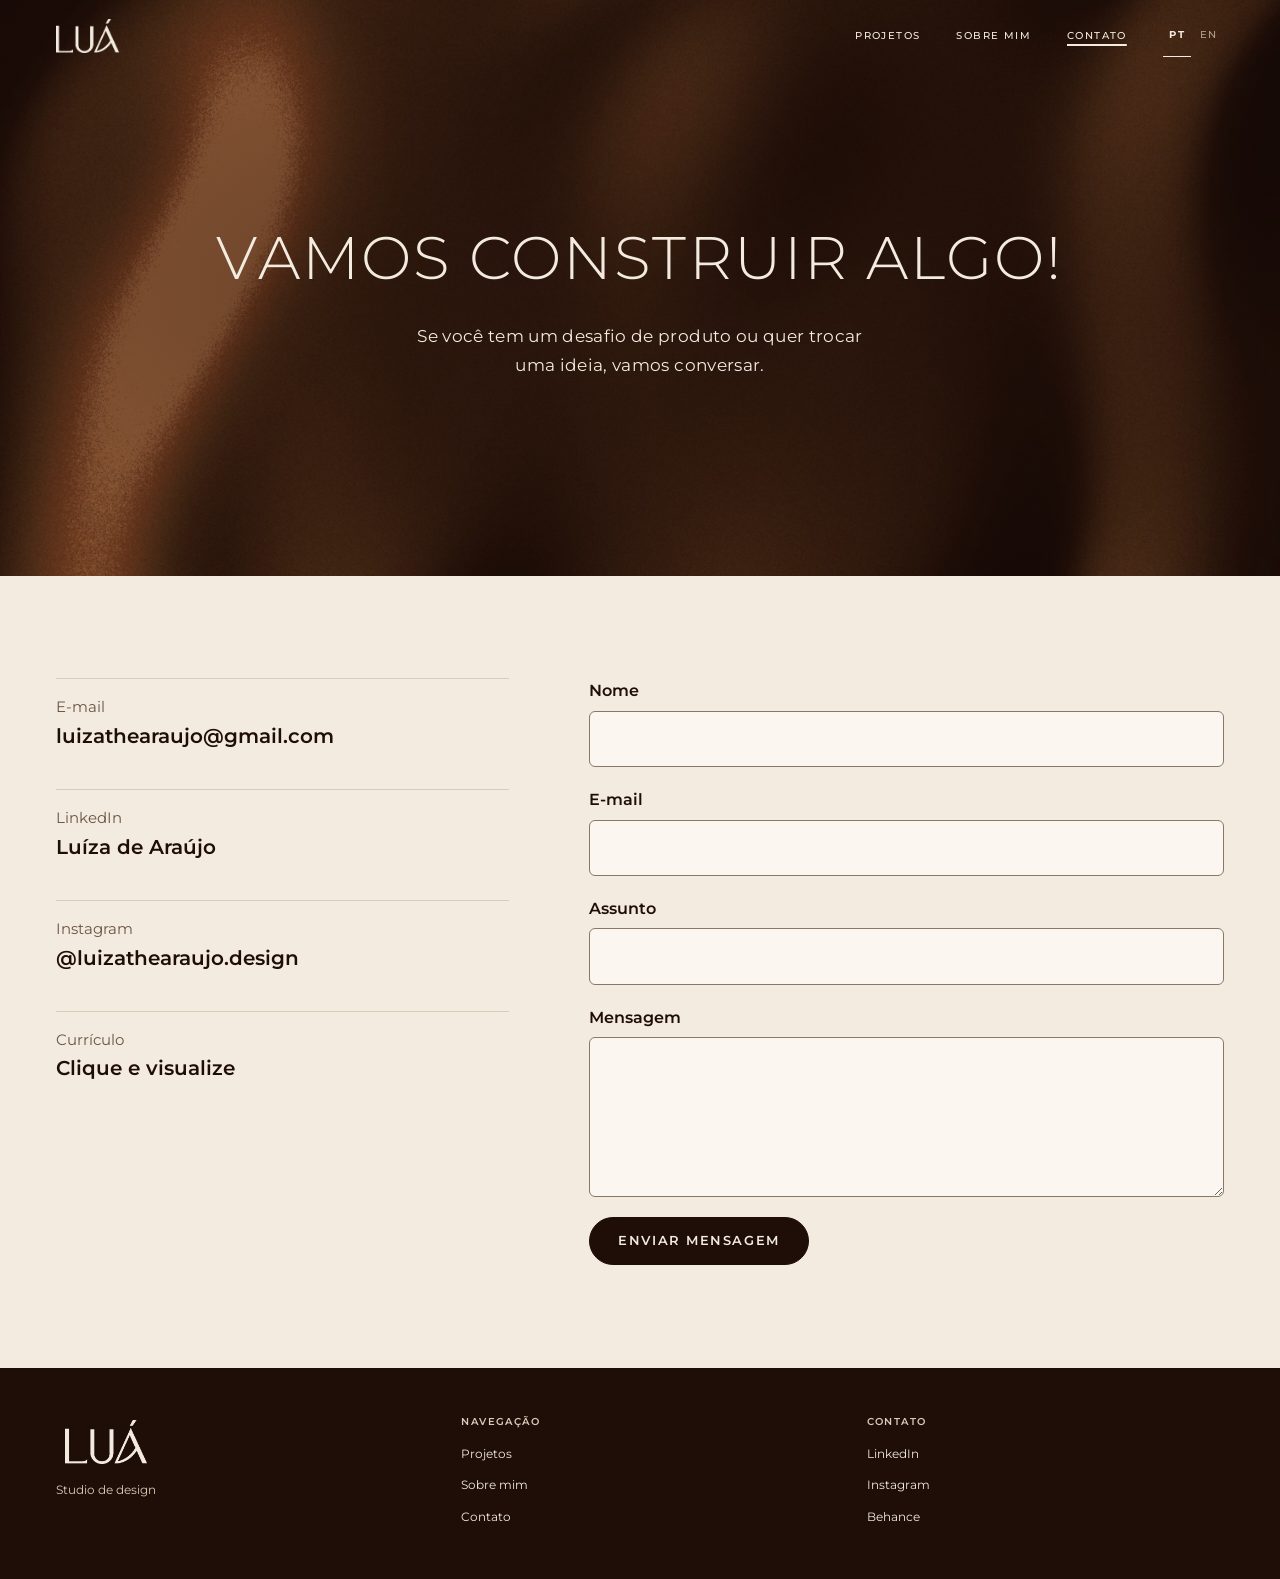
<file: contato.html>
<!doctype html>
<html lang="pt-BR">
<head>
<meta charset="utf-8">
<meta name="viewport" content="width=device-width, initial-scale=1">
<title>Contato — Luíza Araújo</title>
<meta name="description" content="Se você tem um desafio de produto ou quer trocar uma ideia, vamos conversar.">
<link rel="canonical" href="https://luiza-araujo.theux.workers.dev/contato.html">
<meta name="robots" content="index, follow, max-image-preview:large">
<meta property="og:type" content="website"><meta property="og:locale" content="pt_BR">
<meta property="og:title" content="Contato — Luíza Araújo"><meta property="og:description" content="Se você tem um desafio de produto ou quer trocar uma ideia, vamos conversar.">
<meta property="og:url" content="https://luiza-araujo.theux.workers.dev/contato.html"><meta property="og:image" content="https://luiza-araujo.theux.workers.dev/assets/img/og.jpg">
<meta name="twitter:card" content="summary_large_image">
<meta name="theme-color" content="#1F0E08">
<link rel="icon" type="image/png" sizes="64x64" href="assets/favicon-dark.png" media="(prefers-color-scheme: light)">
<link rel="icon" type="image/png" sizes="64x64" href="assets/favicon-light.png" media="(prefers-color-scheme: dark)">
<link rel="apple-touch-icon" href="assets/apple-touch-icon.png">
<link rel="preconnect" href="https://fonts.googleapis.com"><link rel="preconnect" href="https://fonts.gstatic.com" crossorigin>
<link rel="stylesheet" href="https://fonts.googleapis.com/css2?family=Montserrat:ital,wght@0,300;0,400;0,500;0,600;0,700;1,400&display=swap">
<script>document.documentElement.classList.add('js');if(window.scrollY<8)document.documentElement.classList.add('at-top');try{if(localStorage.getItem('lang')==='en'){document.documentElement.classList.add('i18n-pending');document.documentElement.lang='en';setTimeout(function(){document.documentElement.classList.remove('i18n-pending')},1500)}}catch(e){}</script>
<link rel="stylesheet" href="css/styles.css">
<script src="js/translations.js" defer></script>
<script src="js/i18n.js" defer></script>
<script src="js/site.js" defer></script>

</head>
<body>
<a class="skip-link" href="#conteudo">Ir para o conteúdo</a>
<header class="site-header"><div class="container bar">
<a class="logo" href="index.html"><img class="logo__dark" src="assets/img/logo-marrom.png" width="295" height="160" alt="Luíza Araújo — página inicial"><img class="logo__light" src="assets/img/logo-bege.png" width="295" height="160" alt="" aria-hidden="true"></a>
<nav id="menu" class="nav" aria-label="Principal"><ul><li><a href="projetos.html">Projetos</a></li><li><a href="sobre-mim.html">Sobre mim</a></li><li><a href="contato.html" aria-current="page">Contato</a></li></ul></nav>
<div class="lang" role="group" aria-label="Idioma"><button type="button" class="lang__btn" data-lang="pt-BR" lang="pt-BR" aria-pressed="true" aria-label="Português (Brasil)">PT</button><button type="button" class="lang__btn" data-lang="en" lang="en" aria-pressed="false" aria-label="English">EN</button></div>
<button class="menu-btn" type="button" aria-expanded="false" aria-controls="menu"><svg class="icon-menu" viewBox="0 0 20 20" aria-hidden="true" focusable="false"><path d="M3 5.5h14M3 10h14M3 14.5h14" fill="none" stroke="currentColor" stroke-width="1.5" stroke-linecap="round"/></svg><span>Menu</span></button>
</div></header>
<main id="conteudo" tabindex="-1">

<section class="hero">
<img class="hero__bg" src="assets/img/hero-1920.jpg" srcset="assets/img/hero-960.jpg 960w, assets/img/hero-1920.jpg 1920w" sizes="100vw" alt="" width="1920" height="1080" fetchpriority="high" decoding="async">
<div class="hero__inner"><h1>Vamos construir algo!</h1><p class="hero__lead">Se você tem um desafio de produto ou quer trocar uma ideia, vamos conversar.</p></div></section>
<section class="section"><div class="container contact-grid">
<div class="contact-links"><a href="mailto:luizathearaujo@gmail.com"><small>E-mail</small><strong>luizathearaujo@gmail.com</strong></a><a href="https://www.linkedin.com/in/luiza-the-araujo/" target="_blank" rel="noopener noreferrer"><small>LinkedIn</small><strong>Luíza de Araújo</strong></a><a href="https://www.instagram.com/luizathearaujo.design/" target="_blank" rel="noopener noreferrer"><small>Instagram</small><strong>@luizathearaujo.design</strong></a><a href="https://drive.google.com/file/d/1tVH7KKMKC_sWvBa-YASBtUuK7AV2qZm1/view?usp=sharing" target="_blank" rel="noopener noreferrer"><small>Currículo</small><strong>Clique e visualize</strong></a></div>
<form id="contact-form" class="form" data-endpoint="" data-fallback-email="luizathearaujo@gmail.com" method="post" action="#">
<div class="field"><label for="f-name">Nome</label><input id="f-name" name="name" type="text" autocomplete="name" required></div>
<div class="field"><label for="f-email">E-mail</label><input id="f-email" name="email" type="email" autocomplete="email" required></div>
<div class="field"><label for="f-subject">Assunto</label><input id="f-subject" name="subject" type="text" required></div>
<div class="field"><label for="f-message">Mensagem</label><textarea id="f-message" name="message" required></textarea></div>
<div class="hp" aria-hidden="true"><label>Não preencha<input name="_gotcha" type="text" tabindex="-1" autocomplete="off"></label></div>
<p id="form-status" class="form__status" role="status" aria-live="polite" data-i18n-skip></p>
<div><button class="btn" type="submit">Enviar mensagem</button></div>
</form></div></section>
</main>
<footer class="site-footer"><div class="container footer-grid">
<div class="footer-brand"><a class="footer-logo" href="index.html"><img src="assets/img/logo-bege.png" width="295" height="160" alt="Luíza Araújo — página inicial"></a><p class="footer-tagline">Studio de design</p></div>
<nav aria-label="Rodapé"><h2>Navegação</h2><ul><li><a href="projetos.html">Projetos</a></li><li><a href="sobre-mim.html">Sobre mim</a></li><li><a href="contato.html">Contato</a></li></ul></nav>
<div><h2>Contato</h2><ul><li><a href="https://www.linkedin.com/in/luiza-the-araujo/" target="_blank" rel="noopener noreferrer">LinkedIn<span class="visually-hidden"> (abre em nova aba)</span></a></li><li><a href="https://www.instagram.com/luizathearaujo.design/" target="_blank" rel="noopener noreferrer">Instagram<span class="visually-hidden"> (abre em nova aba)</span></a></li><li><a href="https://www.behance.net/luizathearaujo" target="_blank" rel="noopener noreferrer">Behance<span class="visually-hidden"> (abre em nova aba)</span></a></li></ul></div>
</div></footer>
</body>
</html>
</file>
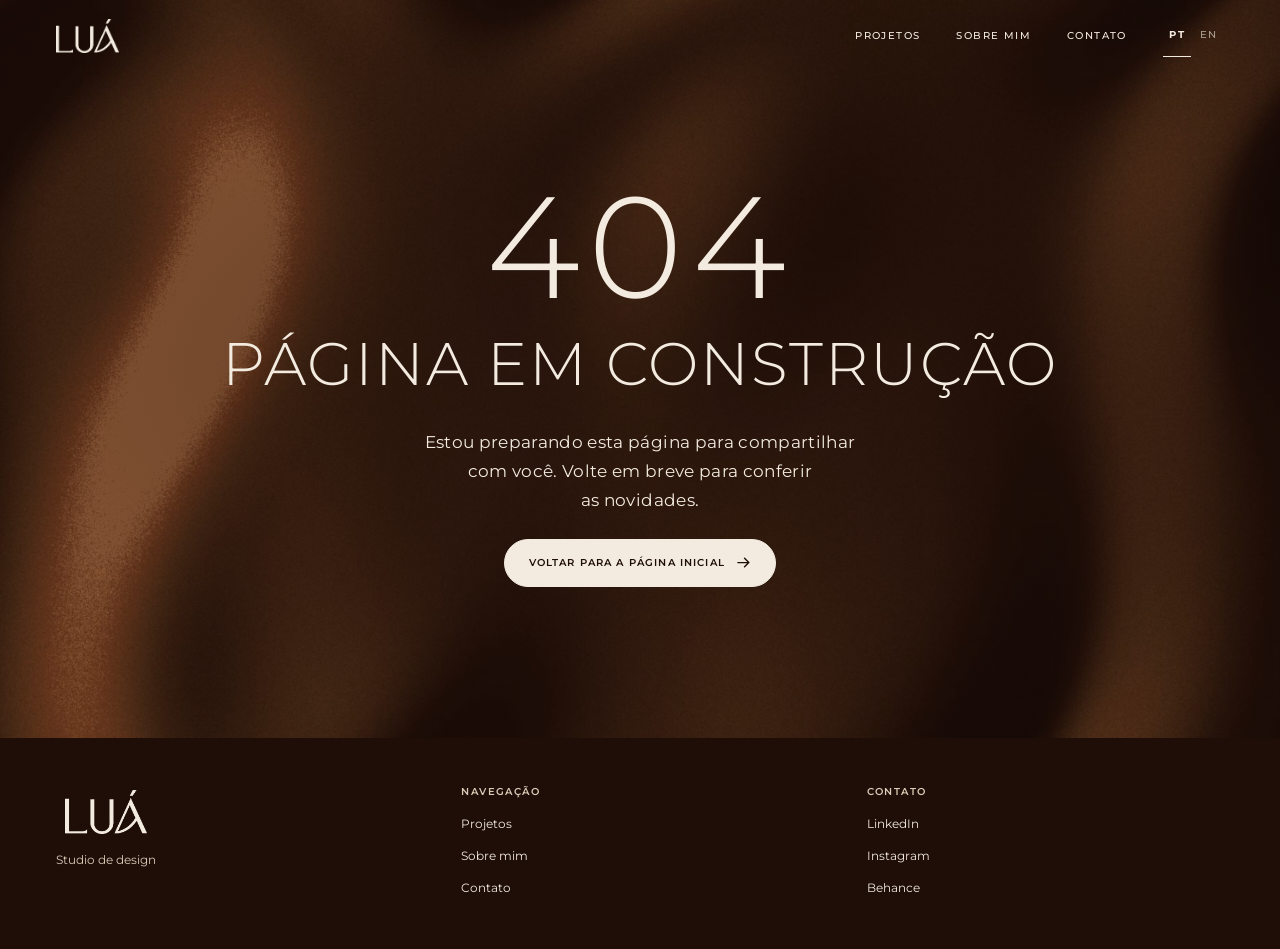
<file: pagina-em-construcao.html>
<!doctype html>
<html lang="pt-BR">
<head>
<meta charset="utf-8">
<meta name="viewport" content="width=device-width, initial-scale=1">
<title>Página em construção — Luíza Araújo</title>
<meta name="description" content="Estou preparando esta página para compartilhar com você. Volte em breve para conferir as novidades.">
<link rel="canonical" href="https://luiza-araujo.theux.workers.dev/pagina-em-construcao.html">
<meta name="robots" content="noindex, follow">
<meta property="og:type" content="website"><meta property="og:locale" content="pt_BR">
<meta property="og:title" content="Página em construção — Luíza Araújo"><meta property="og:description" content="Estou preparando esta página para compartilhar com você. Volte em breve para conferir as novidades.">
<meta property="og:url" content="https://luiza-araujo.theux.workers.dev/pagina-em-construcao.html"><meta property="og:image" content="https://luiza-araujo.theux.workers.dev/assets/img/og.jpg">
<meta name="twitter:card" content="summary_large_image">
<meta name="theme-color" content="#1F0E08">
<link rel="icon" type="image/png" sizes="64x64" href="assets/favicon-dark.png" media="(prefers-color-scheme: light)">
<link rel="icon" type="image/png" sizes="64x64" href="assets/favicon-light.png" media="(prefers-color-scheme: dark)">
<link rel="apple-touch-icon" href="assets/apple-touch-icon.png">
<link rel="preconnect" href="https://fonts.googleapis.com"><link rel="preconnect" href="https://fonts.gstatic.com" crossorigin>
<link rel="stylesheet" href="https://fonts.googleapis.com/css2?family=Montserrat:ital,wght@0,300;0,400;0,500;0,600;0,700;1,400&display=swap">
<script>document.documentElement.classList.add('js');if(window.scrollY<8)document.documentElement.classList.add('at-top');try{if(localStorage.getItem('lang')==='en'){document.documentElement.classList.add('i18n-pending');document.documentElement.lang='en';setTimeout(function(){document.documentElement.classList.remove('i18n-pending')},1500)}}catch(e){}</script>
<link rel="stylesheet" href="css/styles.css">
<script src="js/translations.js" defer></script>
<script src="js/i18n.js" defer></script>
<script src="js/site.js" defer></script>

</head>
<body>
<a class="skip-link" href="#conteudo">Ir para o conteúdo</a>
<header class="site-header"><div class="container bar">
<a class="logo" href="index.html"><img class="logo__dark" src="assets/img/logo-marrom.png" width="295" height="160" alt="Luíza Araújo — página inicial"><img class="logo__light" src="assets/img/logo-bege.png" width="295" height="160" alt="" aria-hidden="true"></a>
<nav id="menu" class="nav" aria-label="Principal"><ul><li><a href="projetos.html">Projetos</a></li><li><a href="sobre-mim.html">Sobre mim</a></li><li><a href="contato.html">Contato</a></li></ul></nav>
<div class="lang" role="group" aria-label="Idioma"><button type="button" class="lang__btn" data-lang="pt-BR" lang="pt-BR" aria-pressed="true" aria-label="Português (Brasil)">PT</button><button type="button" class="lang__btn" data-lang="en" lang="en" aria-pressed="false" aria-label="English">EN</button></div>
<button class="menu-btn" type="button" aria-expanded="false" aria-controls="menu"><svg class="icon-menu" viewBox="0 0 20 20" aria-hidden="true" focusable="false"><path d="M3 5.5h14M3 10h14M3 14.5h14" fill="none" stroke="currentColor" stroke-width="1.5" stroke-linecap="round"/></svg><span>Menu</span></button>
</div></header>
<main id="conteudo" tabindex="-1">
<section class="hero hero--404">
<img class="hero__bg" src="assets/img/hero-1920.jpg" srcset="assets/img/hero-960.jpg 960w, assets/img/hero-1920.jpg 1920w" sizes="100vw" alt="" width="1920" height="1080" fetchpriority="high" decoding="async">
<div class="hero__inner"><p class="error-code">404</p><h1>Página em construção</h1><p class="hero__lead">Estou preparando esta página para compartilhar com você. Volte em breve para conferir as novidades.</p>
<div class="hero__cta"><a class="btn btn--light btn--compact" href="index.html">Voltar para a página inicial<svg class="icon-arrow" viewBox="0 0 16 16" aria-hidden="true" focusable="false"><path d="M2 8h11M9 3.5 13.5 8 9 12.5" fill="none" stroke="currentColor" stroke-width="1.5" stroke-linecap="round" stroke-linejoin="round"/></svg></a></div></div></section>
</main>
<footer class="site-footer"><div class="container footer-grid">
<div class="footer-brand"><a class="footer-logo" href="index.html"><img src="assets/img/logo-bege.png" width="295" height="160" alt="Luíza Araújo — página inicial"></a><p class="footer-tagline">Studio de design</p></div>
<nav aria-label="Rodapé"><h2>Navegação</h2><ul><li><a href="projetos.html">Projetos</a></li><li><a href="sobre-mim.html">Sobre mim</a></li><li><a href="contato.html">Contato</a></li></ul></nav>
<div><h2>Contato</h2><ul><li><a href="https://www.linkedin.com/in/luiza-the-araujo/" target="_blank" rel="noopener noreferrer">LinkedIn<span class="visually-hidden"> (abre em nova aba)</span></a></li><li><a href="https://www.instagram.com/luizathearaujo.design/" target="_blank" rel="noopener noreferrer">Instagram<span class="visually-hidden"> (abre em nova aba)</span></a></li><li><a href="https://www.behance.net/luizathearaujo" target="_blank" rel="noopener noreferrer">Behance<span class="visually-hidden"> (abre em nova aba)</span></a></li></ul></div>
</div></footer>
</body>
</html>
</file>
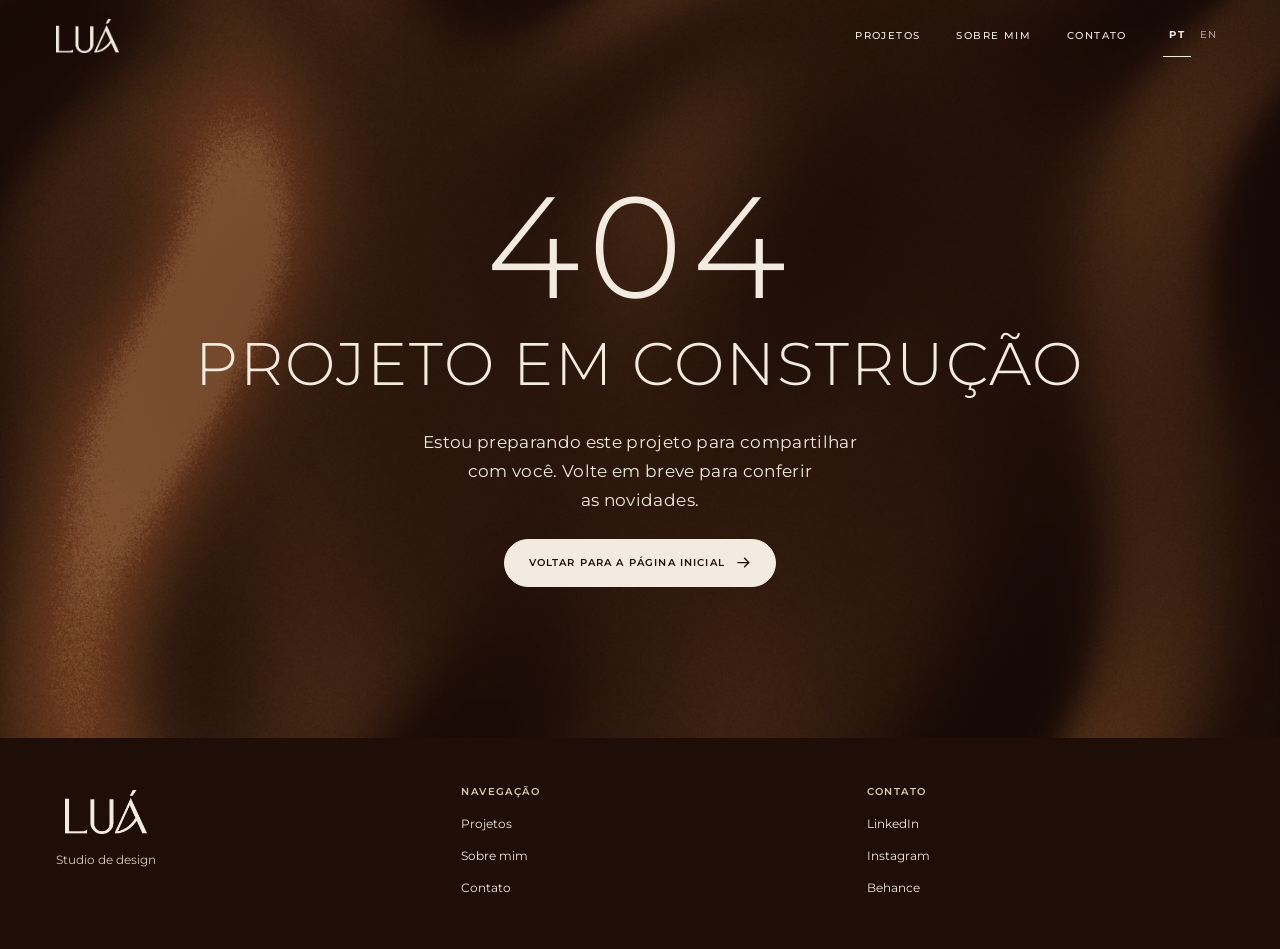
<file: trabalhos/projeto-1.html>
<!doctype html>
<html lang="pt-BR">
<head>
<meta charset="utf-8">
<meta name="viewport" content="width=device-width, initial-scale=1">
<title>Projeto em construção — Luíza Araújo</title>
<meta name="description" content="Estou preparando este projeto para compartilhar com você. Volte em breve para conferir as novidades.">
<link rel="canonical" href="https://luiza-araujo.theux.workers.dev/trabalhos/projeto-1.html">
<meta name="robots" content="noindex, follow">
<meta property="og:type" content="website"><meta property="og:locale" content="pt_BR">
<meta property="og:title" content="Projeto em construção — Luíza Araújo"><meta property="og:description" content="Estou preparando este projeto para compartilhar com você. Volte em breve para conferir as novidades.">
<meta property="og:url" content="https://luiza-araujo.theux.workers.dev/trabalhos/projeto-1.html"><meta property="og:image" content="https://luiza-araujo.theux.workers.dev/assets/img/og.jpg">
<meta name="twitter:card" content="summary_large_image">
<meta name="theme-color" content="#1F0E08">
<link rel="icon" type="image/png" sizes="64x64" href="../assets/favicon-dark.png" media="(prefers-color-scheme: light)">
<link rel="icon" type="image/png" sizes="64x64" href="../assets/favicon-light.png" media="(prefers-color-scheme: dark)">
<link rel="apple-touch-icon" href="../assets/apple-touch-icon.png">
<link rel="preconnect" href="https://fonts.googleapis.com"><link rel="preconnect" href="https://fonts.gstatic.com" crossorigin>
<link rel="stylesheet" href="https://fonts.googleapis.com/css2?family=Montserrat:ital,wght@0,300;0,400;0,500;0,600;0,700;1,400&display=swap">
<script>document.documentElement.classList.add('js');if(window.scrollY<8)document.documentElement.classList.add('at-top');try{if(localStorage.getItem('lang')==='en'){document.documentElement.classList.add('i18n-pending');document.documentElement.lang='en';setTimeout(function(){document.documentElement.classList.remove('i18n-pending')},1500)}}catch(e){}</script>
<link rel="stylesheet" href="../css/styles.css">
<script src="../js/translations.js" defer></script>
<script src="../js/i18n.js" defer></script>
<script src="../js/site.js" defer></script>

</head>
<body>
<a class="skip-link" href="#conteudo">Ir para o conteúdo</a>
<header class="site-header"><div class="container bar">
<a class="logo" href="../index.html"><img class="logo__dark" src="../assets/img/logo-marrom.png" width="295" height="160" alt="Luíza Araújo — página inicial"><img class="logo__light" src="../assets/img/logo-bege.png" width="295" height="160" alt="" aria-hidden="true"></a>
<nav id="menu" class="nav" aria-label="Principal"><ul><li><a href="../projetos.html">Projetos</a></li><li><a href="../sobre-mim.html">Sobre mim</a></li><li><a href="../contato.html">Contato</a></li></ul></nav>
<div class="lang" role="group" aria-label="Idioma"><button type="button" class="lang__btn" data-lang="pt-BR" lang="pt-BR" aria-pressed="true" aria-label="Português (Brasil)">PT</button><button type="button" class="lang__btn" data-lang="en" lang="en" aria-pressed="false" aria-label="English">EN</button></div>
<button class="menu-btn" type="button" aria-expanded="false" aria-controls="menu"><svg class="icon-menu" viewBox="0 0 20 20" aria-hidden="true" focusable="false"><path d="M3 5.5h14M3 10h14M3 14.5h14" fill="none" stroke="currentColor" stroke-width="1.5" stroke-linecap="round"/></svg><span>Menu</span></button>
</div></header>
<main id="conteudo" tabindex="-1">
<section class="hero hero--404">
<img class="hero__bg" src="../assets/img/hero-1920.jpg" srcset="../assets/img/hero-960.jpg 960w, ../assets/img/hero-1920.jpg 1920w" sizes="100vw" alt="" width="1920" height="1080" fetchpriority="high" decoding="async">
<div class="hero__inner"><p class="error-code">404</p><h1>Projeto em construção</h1><p class="hero__lead">Estou preparando este projeto para compartilhar com você. Volte em breve para conferir as novidades.</p>
<div class="hero__cta"><a class="btn btn--light btn--compact" href="../index.html">Voltar para a página inicial<svg class="icon-arrow" viewBox="0 0 16 16" aria-hidden="true" focusable="false"><path d="M2 8h11M9 3.5 13.5 8 9 12.5" fill="none" stroke="currentColor" stroke-width="1.5" stroke-linecap="round" stroke-linejoin="round"/></svg></a></div></div></section>
</main>
<footer class="site-footer"><div class="container footer-grid">
<div class="footer-brand"><a class="footer-logo" href="../index.html"><img src="../assets/img/logo-bege.png" width="295" height="160" alt="Luíza Araújo — página inicial"></a><p class="footer-tagline">Studio de design</p></div>
<nav aria-label="Rodapé"><h2>Navegação</h2><ul><li><a href="../projetos.html">Projetos</a></li><li><a href="../sobre-mim.html">Sobre mim</a></li><li><a href="../contato.html">Contato</a></li></ul></nav>
<div><h2>Contato</h2><ul><li><a href="https://www.linkedin.com/in/luiza-the-araujo/" target="_blank" rel="noopener noreferrer">LinkedIn<span class="visually-hidden"> (abre em nova aba)</span></a></li><li><a href="https://www.instagram.com/luizathearaujo.design/" target="_blank" rel="noopener noreferrer">Instagram<span class="visually-hidden"> (abre em nova aba)</span></a></li><li><a href="https://www.behance.net/luizathearaujo" target="_blank" rel="noopener noreferrer">Behance<span class="visually-hidden"> (abre em nova aba)</span></a></li></ul></div>
</div></footer>
</body>
</html>
</file>
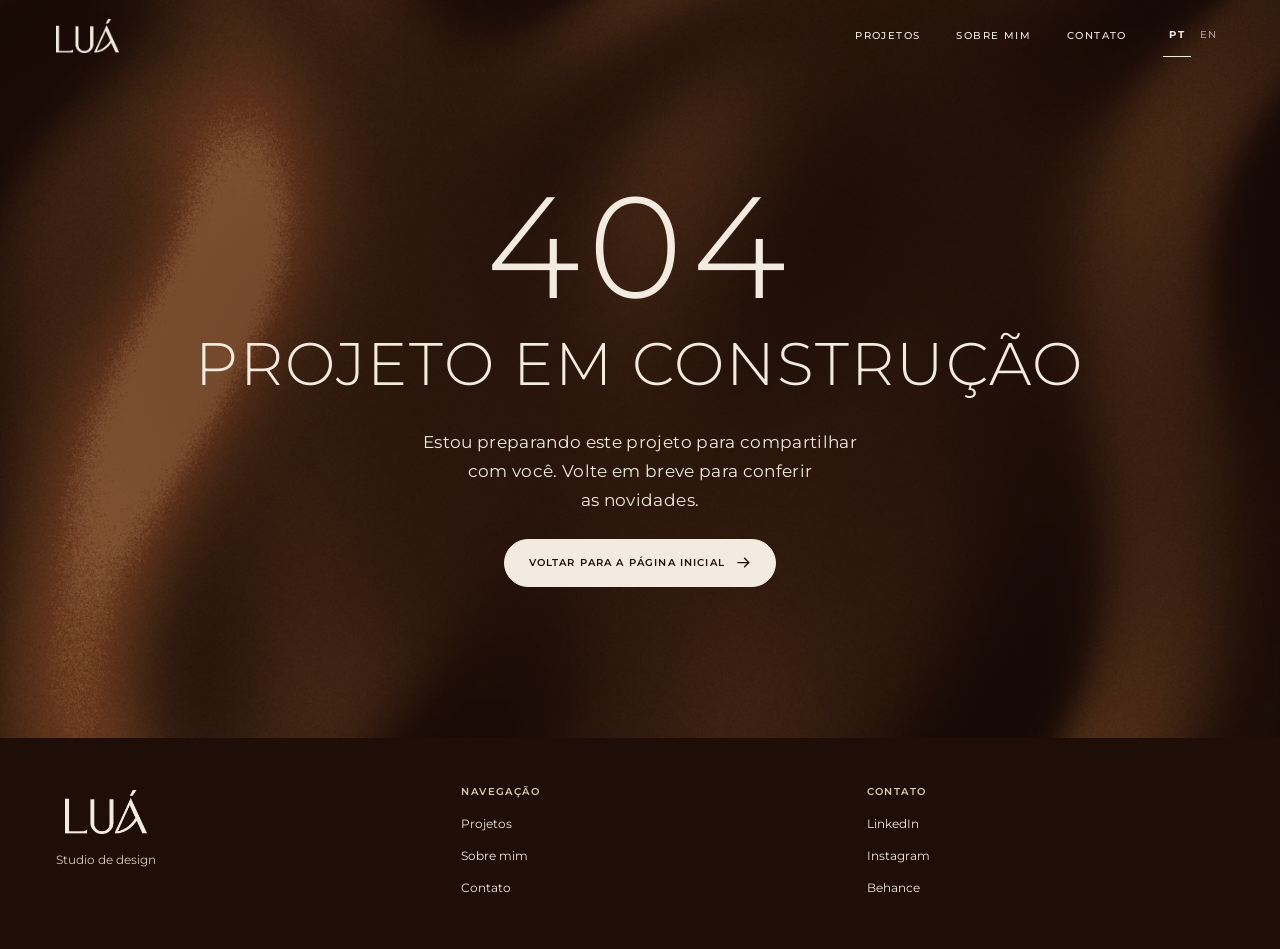
<file: trabalhos/projeto-2.html>
<!doctype html>
<html lang="pt-BR">
<head>
<meta charset="utf-8">
<meta name="viewport" content="width=device-width, initial-scale=1">
<title>Projeto em construção — Luíza Araújo</title>
<meta name="description" content="Estou preparando este projeto para compartilhar com você. Volte em breve para conferir as novidades.">
<link rel="canonical" href="https://luiza-araujo.theux.workers.dev/trabalhos/projeto-2.html">
<meta name="robots" content="noindex, follow">
<meta property="og:type" content="website"><meta property="og:locale" content="pt_BR">
<meta property="og:title" content="Projeto em construção — Luíza Araújo"><meta property="og:description" content="Estou preparando este projeto para compartilhar com você. Volte em breve para conferir as novidades.">
<meta property="og:url" content="https://luiza-araujo.theux.workers.dev/trabalhos/projeto-2.html"><meta property="og:image" content="https://luiza-araujo.theux.workers.dev/assets/img/og.jpg">
<meta name="twitter:card" content="summary_large_image">
<meta name="theme-color" content="#1F0E08">
<link rel="icon" type="image/png" sizes="64x64" href="../assets/favicon-dark.png" media="(prefers-color-scheme: light)">
<link rel="icon" type="image/png" sizes="64x64" href="../assets/favicon-light.png" media="(prefers-color-scheme: dark)">
<link rel="apple-touch-icon" href="../assets/apple-touch-icon.png">
<link rel="preconnect" href="https://fonts.googleapis.com"><link rel="preconnect" href="https://fonts.gstatic.com" crossorigin>
<link rel="stylesheet" href="https://fonts.googleapis.com/css2?family=Montserrat:ital,wght@0,300;0,400;0,500;0,600;0,700;1,400&display=swap">
<script>document.documentElement.classList.add('js');if(window.scrollY<8)document.documentElement.classList.add('at-top');try{if(localStorage.getItem('lang')==='en'){document.documentElement.classList.add('i18n-pending');document.documentElement.lang='en';setTimeout(function(){document.documentElement.classList.remove('i18n-pending')},1500)}}catch(e){}</script>
<link rel="stylesheet" href="../css/styles.css">
<script src="../js/translations.js" defer></script>
<script src="../js/i18n.js" defer></script>
<script src="../js/site.js" defer></script>

</head>
<body>
<a class="skip-link" href="#conteudo">Ir para o conteúdo</a>
<header class="site-header"><div class="container bar">
<a class="logo" href="../index.html"><img class="logo__dark" src="../assets/img/logo-marrom.png" width="295" height="160" alt="Luíza Araújo — página inicial"><img class="logo__light" src="../assets/img/logo-bege.png" width="295" height="160" alt="" aria-hidden="true"></a>
<nav id="menu" class="nav" aria-label="Principal"><ul><li><a href="../projetos.html">Projetos</a></li><li><a href="../sobre-mim.html">Sobre mim</a></li><li><a href="../contato.html">Contato</a></li></ul></nav>
<div class="lang" role="group" aria-label="Idioma"><button type="button" class="lang__btn" data-lang="pt-BR" lang="pt-BR" aria-pressed="true" aria-label="Português (Brasil)">PT</button><button type="button" class="lang__btn" data-lang="en" lang="en" aria-pressed="false" aria-label="English">EN</button></div>
<button class="menu-btn" type="button" aria-expanded="false" aria-controls="menu"><svg class="icon-menu" viewBox="0 0 20 20" aria-hidden="true" focusable="false"><path d="M3 5.5h14M3 10h14M3 14.5h14" fill="none" stroke="currentColor" stroke-width="1.5" stroke-linecap="round"/></svg><span>Menu</span></button>
</div></header>
<main id="conteudo" tabindex="-1">
<section class="hero hero--404">
<img class="hero__bg" src="../assets/img/hero-1920.jpg" srcset="../assets/img/hero-960.jpg 960w, ../assets/img/hero-1920.jpg 1920w" sizes="100vw" alt="" width="1920" height="1080" fetchpriority="high" decoding="async">
<div class="hero__inner"><p class="error-code">404</p><h1>Projeto em construção</h1><p class="hero__lead">Estou preparando este projeto para compartilhar com você. Volte em breve para conferir as novidades.</p>
<div class="hero__cta"><a class="btn btn--light btn--compact" href="../index.html">Voltar para a página inicial<svg class="icon-arrow" viewBox="0 0 16 16" aria-hidden="true" focusable="false"><path d="M2 8h11M9 3.5 13.5 8 9 12.5" fill="none" stroke="currentColor" stroke-width="1.5" stroke-linecap="round" stroke-linejoin="round"/></svg></a></div></div></section>
</main>
<footer class="site-footer"><div class="container footer-grid">
<div class="footer-brand"><a class="footer-logo" href="../index.html"><img src="../assets/img/logo-bege.png" width="295" height="160" alt="Luíza Araújo — página inicial"></a><p class="footer-tagline">Studio de design</p></div>
<nav aria-label="Rodapé"><h2>Navegação</h2><ul><li><a href="../projetos.html">Projetos</a></li><li><a href="../sobre-mim.html">Sobre mim</a></li><li><a href="../contato.html">Contato</a></li></ul></nav>
<div><h2>Contato</h2><ul><li><a href="https://www.linkedin.com/in/luiza-the-araujo/" target="_blank" rel="noopener noreferrer">LinkedIn<span class="visually-hidden"> (abre em nova aba)</span></a></li><li><a href="https://www.instagram.com/luizathearaujo.design/" target="_blank" rel="noopener noreferrer">Instagram<span class="visually-hidden"> (abre em nova aba)</span></a></li><li><a href="https://www.behance.net/luizathearaujo" target="_blank" rel="noopener noreferrer">Behance<span class="visually-hidden"> (abre em nova aba)</span></a></li></ul></div>
</div></footer>
</body>
</html>
</file>
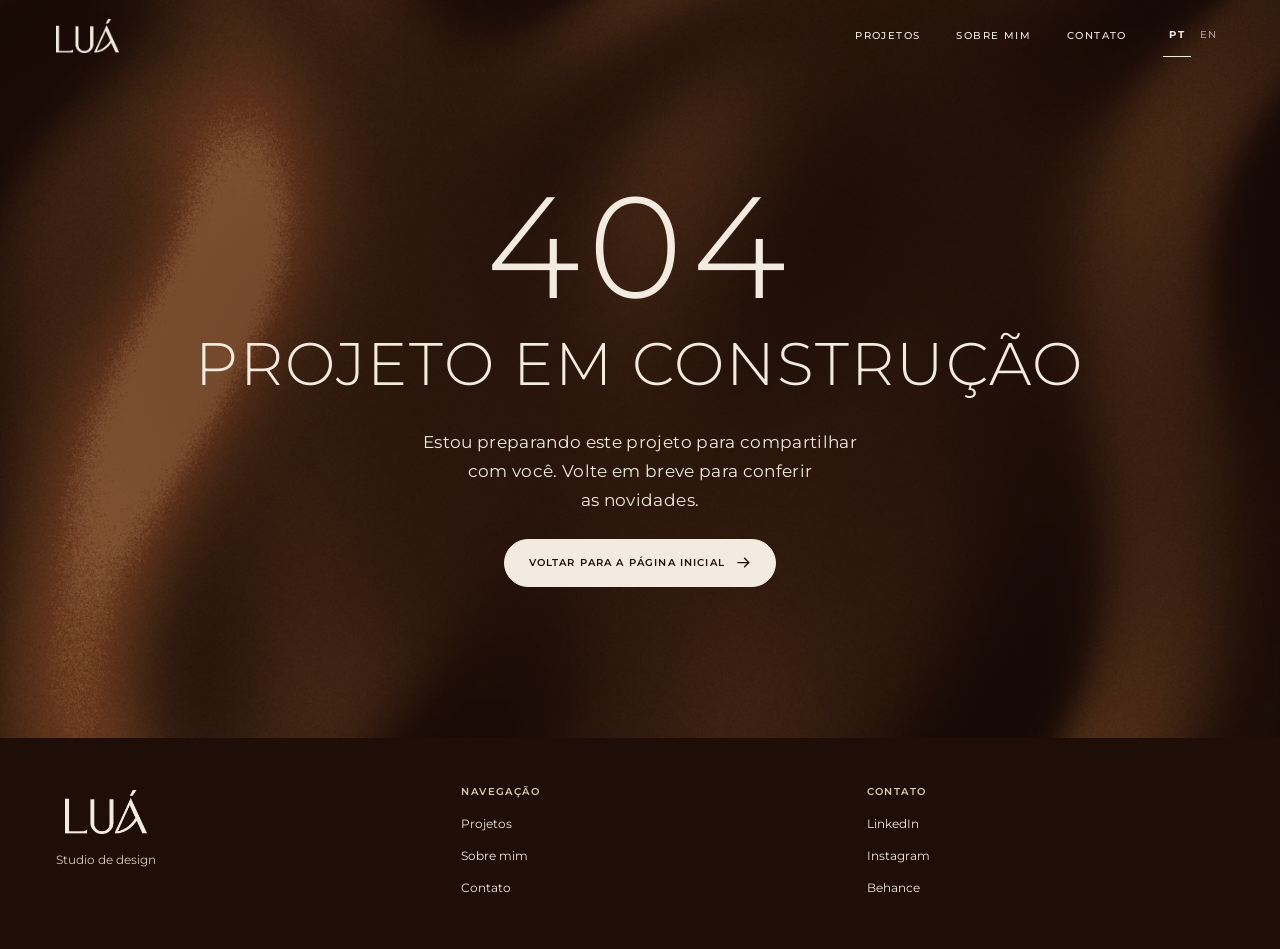
<file: trabalhos/projeto-3.html>
<!doctype html>
<html lang="pt-BR">
<head>
<meta charset="utf-8">
<meta name="viewport" content="width=device-width, initial-scale=1">
<title>Projeto em construção — Luíza Araújo</title>
<meta name="description" content="Estou preparando este projeto para compartilhar com você. Volte em breve para conferir as novidades.">
<link rel="canonical" href="https://luiza-araujo.theux.workers.dev/trabalhos/projeto-3.html">
<meta name="robots" content="noindex, follow">
<meta property="og:type" content="website"><meta property="og:locale" content="pt_BR">
<meta property="og:title" content="Projeto em construção — Luíza Araújo"><meta property="og:description" content="Estou preparando este projeto para compartilhar com você. Volte em breve para conferir as novidades.">
<meta property="og:url" content="https://luiza-araujo.theux.workers.dev/trabalhos/projeto-3.html"><meta property="og:image" content="https://luiza-araujo.theux.workers.dev/assets/img/og.jpg">
<meta name="twitter:card" content="summary_large_image">
<meta name="theme-color" content="#1F0E08">
<link rel="icon" type="image/png" sizes="64x64" href="../assets/favicon-dark.png" media="(prefers-color-scheme: light)">
<link rel="icon" type="image/png" sizes="64x64" href="../assets/favicon-light.png" media="(prefers-color-scheme: dark)">
<link rel="apple-touch-icon" href="../assets/apple-touch-icon.png">
<link rel="preconnect" href="https://fonts.googleapis.com"><link rel="preconnect" href="https://fonts.gstatic.com" crossorigin>
<link rel="stylesheet" href="https://fonts.googleapis.com/css2?family=Montserrat:ital,wght@0,300;0,400;0,500;0,600;0,700;1,400&display=swap">
<script>document.documentElement.classList.add('js');if(window.scrollY<8)document.documentElement.classList.add('at-top');try{if(localStorage.getItem('lang')==='en'){document.documentElement.classList.add('i18n-pending');document.documentElement.lang='en';setTimeout(function(){document.documentElement.classList.remove('i18n-pending')},1500)}}catch(e){}</script>
<link rel="stylesheet" href="../css/styles.css">
<script src="../js/translations.js" defer></script>
<script src="../js/i18n.js" defer></script>
<script src="../js/site.js" defer></script>

</head>
<body>
<a class="skip-link" href="#conteudo">Ir para o conteúdo</a>
<header class="site-header"><div class="container bar">
<a class="logo" href="../index.html"><img class="logo__dark" src="../assets/img/logo-marrom.png" width="295" height="160" alt="Luíza Araújo — página inicial"><img class="logo__light" src="../assets/img/logo-bege.png" width="295" height="160" alt="" aria-hidden="true"></a>
<nav id="menu" class="nav" aria-label="Principal"><ul><li><a href="../projetos.html">Projetos</a></li><li><a href="../sobre-mim.html">Sobre mim</a></li><li><a href="../contato.html">Contato</a></li></ul></nav>
<div class="lang" role="group" aria-label="Idioma"><button type="button" class="lang__btn" data-lang="pt-BR" lang="pt-BR" aria-pressed="true" aria-label="Português (Brasil)">PT</button><button type="button" class="lang__btn" data-lang="en" lang="en" aria-pressed="false" aria-label="English">EN</button></div>
<button class="menu-btn" type="button" aria-expanded="false" aria-controls="menu"><svg class="icon-menu" viewBox="0 0 20 20" aria-hidden="true" focusable="false"><path d="M3 5.5h14M3 10h14M3 14.5h14" fill="none" stroke="currentColor" stroke-width="1.5" stroke-linecap="round"/></svg><span>Menu</span></button>
</div></header>
<main id="conteudo" tabindex="-1">
<section class="hero hero--404">
<img class="hero__bg" src="../assets/img/hero-1920.jpg" srcset="../assets/img/hero-960.jpg 960w, ../assets/img/hero-1920.jpg 1920w" sizes="100vw" alt="" width="1920" height="1080" fetchpriority="high" decoding="async">
<div class="hero__inner"><p class="error-code">404</p><h1>Projeto em construção</h1><p class="hero__lead">Estou preparando este projeto para compartilhar com você. Volte em breve para conferir as novidades.</p>
<div class="hero__cta"><a class="btn btn--light btn--compact" href="../index.html">Voltar para a página inicial<svg class="icon-arrow" viewBox="0 0 16 16" aria-hidden="true" focusable="false"><path d="M2 8h11M9 3.5 13.5 8 9 12.5" fill="none" stroke="currentColor" stroke-width="1.5" stroke-linecap="round" stroke-linejoin="round"/></svg></a></div></div></section>
</main>
<footer class="site-footer"><div class="container footer-grid">
<div class="footer-brand"><a class="footer-logo" href="../index.html"><img src="../assets/img/logo-bege.png" width="295" height="160" alt="Luíza Araújo — página inicial"></a><p class="footer-tagline">Studio de design</p></div>
<nav aria-label="Rodapé"><h2>Navegação</h2><ul><li><a href="../projetos.html">Projetos</a></li><li><a href="../sobre-mim.html">Sobre mim</a></li><li><a href="../contato.html">Contato</a></li></ul></nav>
<div><h2>Contato</h2><ul><li><a href="https://www.linkedin.com/in/luiza-the-araujo/" target="_blank" rel="noopener noreferrer">LinkedIn<span class="visually-hidden"> (abre em nova aba)</span></a></li><li><a href="https://www.instagram.com/luizathearaujo.design/" target="_blank" rel="noopener noreferrer">Instagram<span class="visually-hidden"> (abre em nova aba)</span></a></li><li><a href="https://www.behance.net/luizathearaujo" target="_blank" rel="noopener noreferrer">Behance<span class="visually-hidden"> (abre em nova aba)</span></a></li></ul></div>
</div></footer>
</body>
</html>
</file>
<file: css/styles.css>
/* ==========================================================================
   Portfólio Luíza Araújo — styles.css
   Organização: 1 Tokens · 2 Base · 3 Layout · 4 Componentes · 5 Páginas
   Para mudar o visual do site inteiro, edite apenas a seção 1 (Tokens).
   ========================================================================== */

/* 1. TOKENS ------------------------------------------------------------ */
:root {
  /* Paleta da marca LUÁ */
  --dark: #1F0E08;          /* marrom profundo (hero, rodapé) */
  --brown: #56341B;
  --caramel: #894A27;       /* destaque / hover (contraste 5,7:1 sobre --bg) */
  --olive-dark: #333527;    /* faixa de contato */
  --olive: #454730;         /* detalhes sobre fundos escuros */
  --bg: #F3EBDF;            /* bege (fundo geral) */
  --surface: #FBF7F0;
  --ink: #1F0E08;
  --muted: #6B5441;         /* contraste 5,9:1 sobre --bg */
  --line: #D8CBB8;
  --accent: #894A27;
  --on-dark: #F3EBDF;
  --on-dark-muted: #D9CBB6;

  /* Tipografia — Montserrat (carregada no <head>); fallbacks seguros */
  --font: "Montserrat", "Avenir Next", "Segoe UI", system-ui, -apple-system, Roboto, Arial, sans-serif;
  --fs-display: clamp(1.75rem, 1rem + 3.8vw, 3.75rem);
  --fs-h2: clamp(1.375rem, 1.05rem + 1.4vw, 2.125rem);
  --fs-h3: clamp(1.0625rem, .98rem + .4vw, 1.25rem);
  --fs-lead: clamp(.9375rem, .86rem + .3vw, 1.0625rem);
  --fs-body: 1rem;

  --gutter: clamp(1.25rem, 5vw, 3.5rem);
  --max: 76rem;
  --section: clamp(3.5rem, 8vw, 7rem);
  --radius: .75rem;
  --radius-sm: .375rem;
  --header-h: 4.5rem;
}

/* 2. BASE -------------------------------------------------------------- */
*, *::before, *::after { box-sizing: border-box; }
html { -webkit-text-size-adjust: 100%; scroll-behavior: smooth; scroll-padding-top: 6rem; }
body {
  margin: 0; min-height: 100vh; display: flex; flex-direction: column;
  background: var(--bg); color: var(--ink);
  font: 400 var(--fs-body)/1.65 var(--font);
  overflow-wrap: break-word; /* evita rolagem horizontal por textos longos */
}
main { flex: 1; }
img { display: block; max-width: 100%; height: auto; }
h1, h2, h3 { margin: 0; line-height: 1.2; letter-spacing: -.01em; font-weight: 600; text-wrap: balance; }
p { margin: 0 0 1em; max-width: 68ch; text-wrap: pretty; }
ul { margin: 0; padding: 0; list-style: none; }
a { color: inherit; text-decoration-thickness: 1px; text-underline-offset: .2em; }
a:hover { color: var(--accent); }
strong { font-weight: 600; }
:focus-visible { outline: 3px solid var(--accent); outline-offset: 3px; border-radius: 4px; }
.skip-link {
  position: absolute; left: 1rem; top: -4rem; z-index: 100; padding: .75rem 1rem;
  background: var(--ink); color: var(--bg); border-radius: var(--radius-sm);
}
.skip-link:focus { top: 1rem; }
.visually-hidden { position: absolute !important; width: 1px; height: 1px; overflow: hidden; clip: rect(0 0 0 0); white-space: nowrap; }
@media (prefers-reduced-motion: reduce) {
  html { scroll-behavior: auto; }
  *, *::before, *::after { transition: none !important; animation: none !important; }
}

/* 3. LAYOUT ------------------------------------------------------------ */
.container { width: min(100% - 2 * var(--gutter), var(--max)); margin-inline: auto; }
.section { padding-block: var(--section); }
.muted { color: var(--muted); }

/* 4. COMPONENTES ------------------------------------------------------- */

/* Cabeçalho: transparente sobre o hero (logo bege); sólido ao rolar (logo marrom). Altura fixa, com menu aberto ou fechado. */
.site-header { position: fixed; inset: 0 0 auto; z-index: 50; background: var(--bg); color: var(--ink); border-bottom: 1px solid var(--line); transition: background-color .3s, border-color .3s, color .3s; }
.bar { display: flex; align-items: center; gap: 0 2.25rem; height: var(--header-h); }
.logo { display: block; line-height: 0; padding-block: .5rem; margin-right: auto; }
.logo img { height: 2.125rem; width: auto; }
.logo__light { display: none !important; }
.nav ul { display: flex; gap: 0 2.25rem; }
.nav a { display: inline-block; padding: .75rem 0; text-decoration: none; font-size: .625rem; font-weight: 500; letter-spacing: .14em; text-transform: uppercase; }
.nav a:hover { color: inherit; text-decoration: underline; text-underline-offset: .5em; }
.nav a[aria-current="page"] { text-decoration: underline; text-decoration-thickness: 2px; text-underline-offset: .5em; }
.menu-btn { display: none; }
/* Seletor de idioma (precisa de JS; sem JS o site permanece em português) */
.lang { display: none; align-items: center; gap: .125rem; }
.js .lang { display: inline-flex; }
.lang__btn { font: inherit; font-size: .625rem; font-weight: 500; letter-spacing: .14em; color: inherit; background: transparent; border: 0; border-bottom: 1px solid transparent;
  padding: .75rem .4rem; cursor: pointer; opacity: .62; transition: opacity .2s, border-color .2s; }
.lang__btn:hover { opacity: 1; }
.lang__btn[aria-pressed="true"] { opacity: 1; font-weight: 700; border-bottom-color: currentColor; }
/* No topo da página (JS ativo): fundo transparente + versão clara do logo */
.js.at-top .site-header:not(.menu-open) { background: transparent; border-color: transparent; color: var(--on-dark); }
.js.at-top .site-header:not(.menu-open) :focus-visible,
.site-header.menu-open :focus-visible { outline-color: var(--on-dark); }
.js.at-top .site-header:not(.menu-open) .logo__dark,
.site-header.menu-open .logo__dark { display: none; }
.js.at-top .site-header:not(.menu-open) .logo__light,
.site-header.menu-open .logo__light { display: block !important; }
.site-header.menu-open { background: var(--dark); color: var(--on-dark); border-color: var(--dark); }
/* Menu responsivo: botão de texto com ícone; os itens abrem num painel que NÃO altera a altura do cabeçalho */
@media (max-width: 47.99rem) {
  .bar { gap: 0 1rem; }
  .js .menu-btn { display: inline-flex; align-items: center; gap: .6rem; min-height: 2.75rem; padding: 0 .25rem;
    font: inherit; font-size: .625rem; font-weight: 500; letter-spacing: .14em; text-transform: uppercase;
    color: inherit; background: transparent; border: 0; cursor: pointer; }
  .icon-menu { width: 1.125rem; height: 1.125rem; flex: none; }
  .js .nav { display: none; position: absolute; top: 100%; left: 0; right: 0; max-height: calc(100svh - var(--header-h)); overflow-y: auto;
    padding: .25rem var(--gutter) 1.25rem; background: var(--dark); color: var(--on-dark); border-top: 1px solid color-mix(in srgb, currentColor 22%, transparent); }
  .js .nav.is-open { display: block; }
  .js .nav ul { flex-direction: column; gap: 0; }
  .js .nav a { display: block; padding: 1rem 0; }
  .js .nav li + li a { border-top: 1px solid color-mix(in srgb, currentColor 22%, transparent); }
}

/* Botões */
.btn {
  display: inline-flex; align-items: center; justify-content: center; min-height: 3rem; padding: .75rem 1.75rem;
  font: inherit; font-weight: 600; text-decoration: none; cursor: pointer;
  color: var(--bg); background: var(--ink); border: 1px solid var(--ink); border-radius: 999px;
  transition: background-color .2s, color .2s;
}
.btn:hover { background: var(--accent); border-color: var(--accent); color: #fff; }
.btn { font-size: .8125rem; letter-spacing: .12em; text-transform: uppercase; }
.btn:disabled { opacity: .6; cursor: wait; }
.btn--light { background: var(--on-dark); color: var(--dark); border-color: var(--on-dark); }
.btn--light:hover { background: #fff; color: var(--dark); border-color: #fff; }

/* Lista de projetos (home) */
.project-list { border-top: 1px solid var(--brown); }
.project-row {
  display: grid; grid-template-columns: 1fr; gap: .25rem 2rem; padding-block: 1.5rem;
  border-bottom: 1px solid var(--line); text-decoration: none; transition: padding-left .25s, color .2s;
}
.project-row:hover { padding-left: .75rem; }
.project-row__meta { color: var(--muted); font-size: .9375rem; }
.project-row__title { font-size: var(--fs-h2); line-height: 1.2; font-weight: 300; text-transform: uppercase; letter-spacing: .03em; }
@media (min-width: 48rem) {
  .project-row { grid-template-columns: 9rem 1fr; align-items: baseline; }
}

/* Cards de projeto (página Projetos) */
.card-grid { display: grid; grid-template-columns: repeat(auto-fill, minmax(min(100%, 22rem), 1fr)); gap: clamp(1.5rem, 3vw, 2.5rem); }
.card { display: flex; flex-direction: column; gap: 1rem; text-decoration: none; min-width: 0; }
.card__media { overflow: hidden; border-radius: var(--radius); background: var(--line); aspect-ratio: 4 / 3; }
.card__media img { width: 100%; height: 100%; object-fit: cover; transition: transform .5s; }
.card:hover .card__media img { transform: scale(1.03); }
.card__meta { color: var(--muted); font-size: .9375rem; }
.card__title { font-size: var(--fs-h3); }
.card p { margin: 0; color: var(--muted); }
.card:hover .card__title { color: var(--accent); }

/* Botão compacto (padrão tipográfico de botão) e botão de texto com seta */
.btn--compact, .link-arrow { display: inline-flex; align-items: center; justify-content: center; gap: .7rem;
  font-size: .6rem; letter-spacing: .12em; text-transform: uppercase; font-weight: 600; }
.btn--compact { padding: .6rem 1.5rem; }
.icon-arrow { flex: none; width: .95rem; height: .95rem; transition: transform .25s ease; }
.btn--compact:hover .icon-arrow, .link-arrow:hover .icon-arrow { transform: translateX(4px); }
.hero__cta { margin-top: 1.5rem; }
.link-arrow { min-height: 2.75rem; padding: .6rem 0; text-decoration: none; color: var(--ink);
  border-bottom: 1px solid transparent; transition: color .2s, border-color .2s; }
.link-arrow:hover { color: var(--accent); border-color: currentColor; }

/* Projeto mais recente */
.latest { background: var(--dark); color: var(--on-dark); padding-block: var(--section); }
.latest__intro { max-width: 44rem; margin-inline: auto; text-align: center; }
.latest__intro h2 { font-size: var(--fs-h2); font-weight: 300; text-transform: uppercase; letter-spacing: .03em; line-height: 1.25; }
.latest__intro p { margin: 1.25rem auto 0; color: var(--on-dark-muted); font-size: var(--fs-lead); line-height: 1.7; }
.latest__grid { display: grid; grid-template-columns: 1fr; gap: clamp(1rem, 2.5vw, 2rem); margin-top: clamp(2rem, 5vw, 3.5rem); }
.latest__card { margin: 0; overflow: hidden; border-radius: var(--radius); background: var(--brown); aspect-ratio: 4 / 3; }
.latest__card img { width: 100%; height: 100%; object-fit: cover; }
.latest .link-arrow { color: var(--on-dark); }
.latest .link-arrow:hover { color: #fff; border-color: currentColor; }
.latest :focus-visible { outline-color: var(--on-dark); }
.latest__action { display: flex; justify-content: center; margin-top: clamp(1.5rem, 4vw, 2.5rem); }
@media (min-width: 48rem) { .latest__grid { grid-template-columns: repeat(2, minmax(0, 1fr)); } }

/* Chamada para contato ("Fale comigo"): padding 90px; 16px nome→título · 8px título→descrição · 32px descrição→botão */
.cta { position: relative; isolation: isolate; overflow: hidden; background: var(--olive-dark); color: var(--on-dark); padding-block: 90px; }
.cta__bg { position: absolute; inset: 0; z-index: -1; width: 100%; height: 100%; object-fit: cover; opacity: 1; }   /* fundo #333527 por baixo da imagem */
.cta__inner { display: grid; justify-items: start; }
.cta__eyebrow { margin: 0; color: var(--on-dark-muted); font-size: .8125rem; letter-spacing: .14em; text-transform: uppercase; }
.cta h2 { margin-top: 16px; max-width: 28ch; font-size: 30px; font-weight: 600; line-height: 1.25; letter-spacing: .02em; }
.cta__desc { margin: 8px 0 0; max-width: none; font-size: 18px; font-style: italic; font-weight: 400; line-height: 1.4; color: var(--on-dark); }
.cta__action { margin-top: 32px; }
.cta :focus-visible, .site-footer :focus-visible, .hero :focus-visible { outline-color: var(--on-dark); }

/* Rodapé */
.site-footer { background: var(--dark); color: var(--on-dark); padding-block: 3rem; }
.footer-grid { display: grid; gap: 2rem 3rem; grid-template-columns: repeat(auto-fit, minmax(min(100%, 12rem), 1fr)); }
.footer-brand { display: flex; flex-direction: column; align-items: center; width: fit-content; }   /* logo e texto centralizados entre si */
.footer-logo { display: block; line-height: 0; }
.footer-logo img { height: 2.75rem; width: auto; }
.footer-tagline { margin: .75rem 0 0; font-size: 12px; text-align: center; color: var(--on-dark-muted); }
.site-footer li + li { margin-top: .25rem; }
.site-footer a { display: inline-block; padding-block: .25rem; font-size: 12px; text-decoration: none; transition: opacity .2s; }
.site-footer a:hover { color: var(--on-dark); text-decoration: none; opacity: .7; }
.site-footer h2 { font-size: 10px; font-weight: 600; letter-spacing: .14em; text-transform: uppercase; margin-bottom: .75rem; color: var(--on-dark-muted); }

/* Formulário */
.form { display: grid; gap: 1.25rem; max-width: 40rem; }
.field { display: grid; gap: .375rem; }
.field label { font-weight: 600; }
.field input, .field textarea {
  width: 100%; font: inherit; color: inherit; padding: .875rem 1rem;
  background: var(--surface); border: 1px solid #8a7766; border-radius: var(--radius-sm);
}
.field textarea { min-height: 10rem; resize: vertical; }
.field input:focus-visible, .field textarea:focus-visible { outline-offset: 1px; border-color: var(--accent); }
.form__status { margin: 0; padding: .875rem 1rem; border-radius: var(--radius-sm); border-left: 4px solid; }
.form__status:empty { display: none; }
.form__status[data-state="error"] { background: #fdecec; color: #7a1010; border-color: #b42318; }
.form__status[data-state="success"] { background: #e8f6ee; color: #0d4a26; border-color: #1a7f45; }
.form__status[data-state="info"] { background: #EFE4D2; color: #3d2410; border-color: var(--accent); }
.hp { position: absolute; left: -9999px; width: 1px; height: 1px; overflow: hidden; }

/* 5. PÁGINAS ----------------------------------------------------------- */

/* Hero: textura de camurça + título centralizado (inspirado na referência) */
.hero { position: relative; isolation: isolate; display: grid; place-items: center; text-align: center; overflow: hidden;
  color: var(--on-dark); background: var(--dark);
  min-height: clamp(26rem, 64svh, 40rem); padding: calc(var(--header-h) + 2rem) var(--gutter) clamp(3rem, 7vw, 5rem); }
.hero--home { min-height: min(100svh, 60rem); }
.hero__bg { position: absolute; inset: 0; z-index: -2; width: 100%; height: 100%; object-fit: cover; }
.hero::after { content: ""; position: absolute; inset: 0; z-index: -1;      /* véu escuro: garante contraste do texto */
  background: radial-gradient(ellipse 80% 70% at 50% 50%, rgba(31,14,8,.62), rgba(31,14,8,.28) 100%); }
.hero__inner { max-width: 60rem; }
.hero h1 { font-size: var(--fs-display); font-weight: 300; line-height: 1.22; letter-spacing: .035em; text-transform: uppercase; text-wrap: balance; }
.hero h1 strong { font-weight: 700; }
.hero__lead { margin: 1.75rem auto 0; max-width: 42ch; font-size: var(--fs-lead); line-height: 1.7; letter-spacing: .02em; color: var(--on-dark); }
/* Hero com fotografia (home) */
.hero picture { position: absolute; inset: 0; z-index: -2; }
.hero--photo { place-items: center end; text-align: left; }
.hero--photo .hero__bg { object-position: 100% 60%; }
.hero--photo::after { background:
  linear-gradient(to bottom, rgba(31,14,8,.8), rgba(31,14,8,0) 38%),                                    /* contraste do logo e do menu */
  linear-gradient(to left, rgba(31,14,8,.66), rgba(31,14,8,.22) 52%, rgba(31,14,8,0) 76%); }           /* destaque do texto */
.hero--photo h1, .hero--photo .hero__lead { text-shadow: 0 1px 22px rgba(31,14,8,.55); }
.hero--photo .hero__inner { width: min(100%, 26rem, 30vw); }
.hero--photo h1 { font-size: clamp(1.25rem, .75rem + 1.7vw, 2.5rem); }
.hero--photo .hero__lead { margin: 18px 0 0; max-width: 34ch; font-size: 16px; }
.hero__lead .s { display: inline-block; }       /* cada frase é um bloco: a quebra de linha acontece depois do ponto */
/* Web pequena (notebooks): mais respiro lateral (90px) e texto sem tocar nas esculturas */
@media (min-width: 48rem) and (max-width: 90rem) and (orientation: landscape) and (min-height: 32.01rem) {
  .hero--photo { padding-inline: 90px; }
  .hero--photo .hero__inner { width: min(100%, 26rem, 26vw); }
}
/* Celular deitado (pouca altura): texto menor */
@media (orientation: landscape) and (max-height: 32rem) {
  .hero--photo .hero__inner { width: min(100%, 14rem, 30vw); }
  .hero--photo h1 { font-size: 1.125rem; }
  .hero--photo .hero__lead { line-height: 1.5; }
  .hero--photo .btn--compact { white-space: nowrap; padding-inline: 1.1rem; }
  .hero--photo { padding-bottom: 2.5rem; }
}
/* Retrato (celular e tablet em pé): texto e botão no rodapé da capa, centralizados, sobre um degradê escuro */
@media (orientation: portrait) {
  .hero--photo { place-items: end center; text-align: center; min-height: 100svh; padding: calc(var(--header-h) + 2rem) var(--gutter) 3rem; }
  .hero--photo .hero__bg { object-position: 50% 60%; }
  .hero--photo::after { background:
    linear-gradient(to bottom, rgba(31,14,8,.8), rgba(31,14,8,0) 22%),
    linear-gradient(to top, rgba(31,14,8,.94) 0%, rgba(31,14,8,.78) 30%, rgba(31,14,8,.34) 52%, rgba(31,14,8,0) 72%); }   /* transparente no topo, escuro onde há texto */
  .hero--photo .hero__inner { width: min(100%, 34rem); }
  .hero--photo h1 { font-size: clamp(1.5rem, 1rem + 2.4vw, 2.5rem); }
  .hero--photo .hero__lead { margin-inline: auto; }
}
@media (orientation: portrait) and (max-height: 40rem) {   /* celulares de tela curta: degradê mais forte, o texto sobe até a escultura */
  .hero--photo::after { background:
    linear-gradient(to bottom, rgba(31,14,8,.93), rgba(31,14,8,.55) 14%, rgba(31,14,8,0) 30%),
    linear-gradient(to top, rgba(31,14,8,.96) 0%, rgba(31,14,8,.88) 40%, rgba(31,14,8,.58) 62%, rgba(31,14,8,0) 82%); }
}
@media (orientation: portrait) and (min-aspect-ratio: 3/5) { .hero--photo .hero__bg { object-position: 50% 30%; } }   /* tablets em pé */
@media (orientation: portrait) and (max-width: 23.75rem) { .hero--photo h1 { font-size: 1.25rem; } .hero--photo { padding-bottom: 2rem; } }
.section-title { font-size: var(--fs-h2); font-weight: 600; margin-bottom: 2rem; }

/* Sobre mim */
.about-grid { display: grid; gap: 2.5rem; align-items: start; }
.about-photo { border-radius: var(--radius); background: var(--line); width: 100%; }
.facts { display: grid; gap: 1.25rem; grid-template-columns: repeat(auto-fit, minmax(min(100%, 11rem), 1fr)); margin: 0 0 2rem; }
.facts dt { color: var(--muted); font-size: .9375rem; }
.facts dd { margin: 0; font-size: var(--fs-h3); font-weight: 650; }
.statement { font-size: var(--fs-lead); }
.statement strong { font-weight: 650; }
@media (min-width: 56rem) { .about-grid { grid-template-columns: 1fr 1fr; gap: 4rem; } }
.timeline { border-top: 1px solid var(--brown); }
.timeline li { display: grid; gap: .25rem 2rem; padding-block: 1.5rem; border-bottom: 1px solid var(--line); }
.timeline h3 { font-size: var(--fs-h3); }
.timeline .when { color: var(--muted); }
.timeline p { margin: .5rem 0 0; }
@media (min-width: 48rem) { .timeline li { grid-template-columns: 11rem 1fr; } }
.tools { display: grid; gap: 1px; background: var(--line); border: 1px solid var(--line); border-radius: var(--radius); overflow: hidden; grid-template-columns: repeat(auto-fit, minmax(min(100%, 14rem), 1fr)); }
.tools li { background: var(--surface); padding: 1.25rem 1.5rem; }
.tools strong { display: block; }
.tools span { color: var(--muted); font-size: .9375rem; }

/* Contato */
.contact-grid { display: grid; gap: 3rem; }
.contact-links { display: grid; gap: 1.25rem; align-content: start; }
.contact-links a { display: block; padding: 1rem 0; border-top: 1px solid var(--line); text-decoration: none; }
.contact-links small { display: block; color: var(--muted); font-size: .9375rem; }
.contact-links strong { font-size: var(--fs-h3); font-weight: 600; overflow-wrap: anywhere; }
@media (min-width: 56rem) { .contact-grid { grid-template-columns: 1fr 1.4fr; gap: 5rem; } }

/* Estudo de caso */
.case-meta { display: grid; gap: 1.25rem 2rem; grid-template-columns: repeat(auto-fit, minmax(min(100%, 9rem), 1fr)); margin: 2.5rem 0; padding-block: 1.5rem; border-block: 1px solid var(--line); }
.case-meta dt { color: var(--muted); font-size: .9375rem; }
.case-meta dd { margin: 0; font-weight: 600; }
.case-meta { margin-top: clamp(2rem, 5vw, 3.5rem); }
.case-cover { margin: 0 0 var(--section); }
.case-cover img, .figure img { width: 100%; border-radius: var(--radius); border: 1px solid var(--line); background: var(--surface); }
.case-section { display: grid; gap: 1.25rem; padding-block: clamp(2rem, 5vw, 3.5rem); border-top: 1px solid var(--line); }
.case-section__body { min-width: 0; }
.case-section__body h3 { font-size: var(--fs-h3); margin: 1.75rem 0 .75rem; }
.case-section__body h3:first-child { margin-top: 0; }
.case-section__body ul { margin: 0 0 1em; padding-left: 1.25rem; list-style: disc; max-width: 68ch; }
.case-section__body li + li { margin-top: .375rem; }
.figure { display: grid; gap: 1rem; grid-template-columns: repeat(auto-fit, minmax(min(100%, 20rem), 1fr)); margin: 1.5rem 0 2rem; }
.figure--single { grid-template-columns: 1fr; }
@media (min-width: 60rem) {
  .case-section { grid-template-columns: 14rem 1fr; gap: 3rem; }
  .case-section > h2 { position: sticky; top: 5.5rem; align-self: start; }
}
.case-section > h2 { font-size: var(--fs-h3); }
.more-projects { margin-top: var(--section); }

/* Serviços: quatro áreas (sem cards; a separação vem do espaçamento) */
.services { background: var(--bg); padding-top: 90px; padding-bottom: 0; }
.services__intro, .recent__intro { max-width: 46rem; margin-inline: auto; text-align: center; }
.services__intro h2, .recent__intro h2 { font-size: clamp(1.75rem, 1.15rem + 2.4vw, 3rem); font-weight: 300; line-height: 1.2; letter-spacing: -.005em; }
.services__intro p, .recent__intro p { margin: 1.5rem auto 0; max-width: 42ch; color: var(--muted); font-size: var(--fs-lead); line-height: 1.7; }
.services__grid { display: grid; grid-template-columns: 1fr; gap: clamp(3.5rem, 7vw, 5rem) clamp(2rem, 4vw, 4rem); margin-top: clamp(3.5rem, 8vw, 6rem); }
.service { display: flex; flex-direction: column; align-items: center; text-align: center; min-width: 0; }
.service__art { display: flex; align-items: center; justify-content: center; height: 5.2rem; margin-bottom: 1.75rem; }   /* 6,5rem - 20% */
.service__art img { height: 100%; width: auto; max-width: 100%; }
.service__title { font-size: .875rem; font-weight: 600; letter-spacing: .14em; text-transform: uppercase; }
.service--ui-ux .service__art img, .service--accessibility .service__art img, .service--brand .service__art img { height: 86.54%; }   /* 86,54% da altura do ícone de ilustração */
.service__text { margin: 1rem auto 0; max-width: 28ch; color: var(--muted); font-size: .9375rem; line-height: 1.7; }
/* Troca automática claro/escuro: pelo fundo da seção (data-surface). Fundo claro -> ícones escuros; fundo escuro -> ícones claros. */
.services[data-surface="light"] .art-light, .services[data-surface="dark"] .art-dark { display: none; }
.services[data-surface="dark"] { background: var(--dark); color: var(--on-dark); }
.services[data-surface="dark"] .services__intro p, .services[data-surface="dark"] .service__text { color: var(--on-dark-muted); }
@media (min-width: 40rem) { .services__grid { grid-template-columns: repeat(2, minmax(0, 1fr)); } }      /* tablet */
@media (min-width: 64rem) { .services__grid { grid-template-columns: repeat(4, minmax(0, 1fr)); } }      /* desktop */

/* Evita piscar português enquanto o idioma salvo (EN) é aplicado */
.i18n-pending body { visibility: hidden; }

/* Experiência profissional: editorial, só tipografia (cores: fundo #F3EBDF, textos #6B5441) */
.experience { background: var(--bg); color: var(--muted); padding-top: 0; padding-bottom: 90px; }
.experience__grid { display: grid; gap: clamp(3rem, 7vw, 4.5rem) clamp(3rem, 8vw, 7rem); }
@media (min-width: 56rem) { .experience__grid { grid-template-columns: minmax(0, 5fr) minmax(0, 6fr); align-items: start; } }
.experience__title { font-size: clamp(1.75rem, 1.15rem + 2.4vw, 3rem); font-weight: 300; line-height: 1.2; letter-spacing: -.005em; max-width: 18ch; text-align: left; color: inherit; }   /* mesmo padrão do título de Serviços */
.experience__intro p { margin: 1.5rem 0 0; max-width: 36ch; font-size: var(--fs-lead); line-height: 1.7; }
.experience__intro .btn { margin-top: 2rem; }
.btn--outline { background: transparent; color: var(--muted); border: 1px solid currentColor; }       /* contorno fino, sem preenchimento */
.btn--outline:hover { background: transparent; color: var(--ink); border-color: var(--ink); }
.xp { list-style: none; margin: 0; padding: 0; }
.xp__item { position: relative; padding: 0 0 clamp(2rem, 4vw, 2.75rem) 2.25rem; }
.xp__item::before { content: ""; position: absolute; left: 0; top: .5rem; width: 11px; height: 11px; border-radius: 50%; background: currentColor; }
.xp__item:not(:last-child)::after { content: ""; position: absolute; left: 5px; top: calc(.5rem + 11px); bottom: -.5rem; width: 1px; background: color-mix(in srgb, currentColor 40%, transparent); }
.xp__company { font-size: 1.125rem; font-weight: 600; letter-spacing: .02em; color: inherit; }
.xp__meta { display: flex; flex-wrap: wrap; gap: .1rem .75rem; margin: .35rem 0 0; max-width: none; font-size: .8125rem; letter-spacing: .06em; }
.xp__text { margin: .75rem 0 0; max-width: 46ch; font-size: .9375rem; line-height: 1.65; }
@media (max-width: 24rem) { .xp__text { font-size: .8125rem; line-height: 1.6; } }

/* Últimos projetos: 3 cards 180x200 (provisórios), 90px de distância da seção anterior */
.recent { background: var(--bg); padding-top: 90px; padding-bottom: 90px; }
.recent__grid { display: flex; flex-wrap: wrap; justify-content: center; gap: clamp(1rem, 3vw, 2rem); list-style: none; margin: clamp(2.5rem, 6vw, 4rem) 0 0; padding: 0; }
.recent__card { display: block; width: 180px; height: 200px; overflow: hidden; border-radius: var(--radius); background: var(--brown); }
.recent__card img { width: 100%; height: 100%; object-fit: cover; transition: transform .5s ease; }
.recent__card:hover img { transform: scale(1.05); }
.recent__action { display: flex; justify-content: center; margin-top: clamp(1.5rem, 4vw, 2.5rem); }
.icon-arrow--ur { width: .85rem; height: .85rem; }
.link-arrow:hover .icon-arrow--ur { transform: translate(3px, -3px); }

/* Páginas "em construção" (404 personalizado) */
.hero--404 { min-height: clamp(30rem, 82svh, 48rem); }
.error-code { margin: 0 0 .5rem; max-width: none; font-size: clamp(4.5rem, 3rem + 9vw, 9rem); font-weight: 300; line-height: 1; letter-spacing: .06em; color: var(--on-dark); }
</file>
